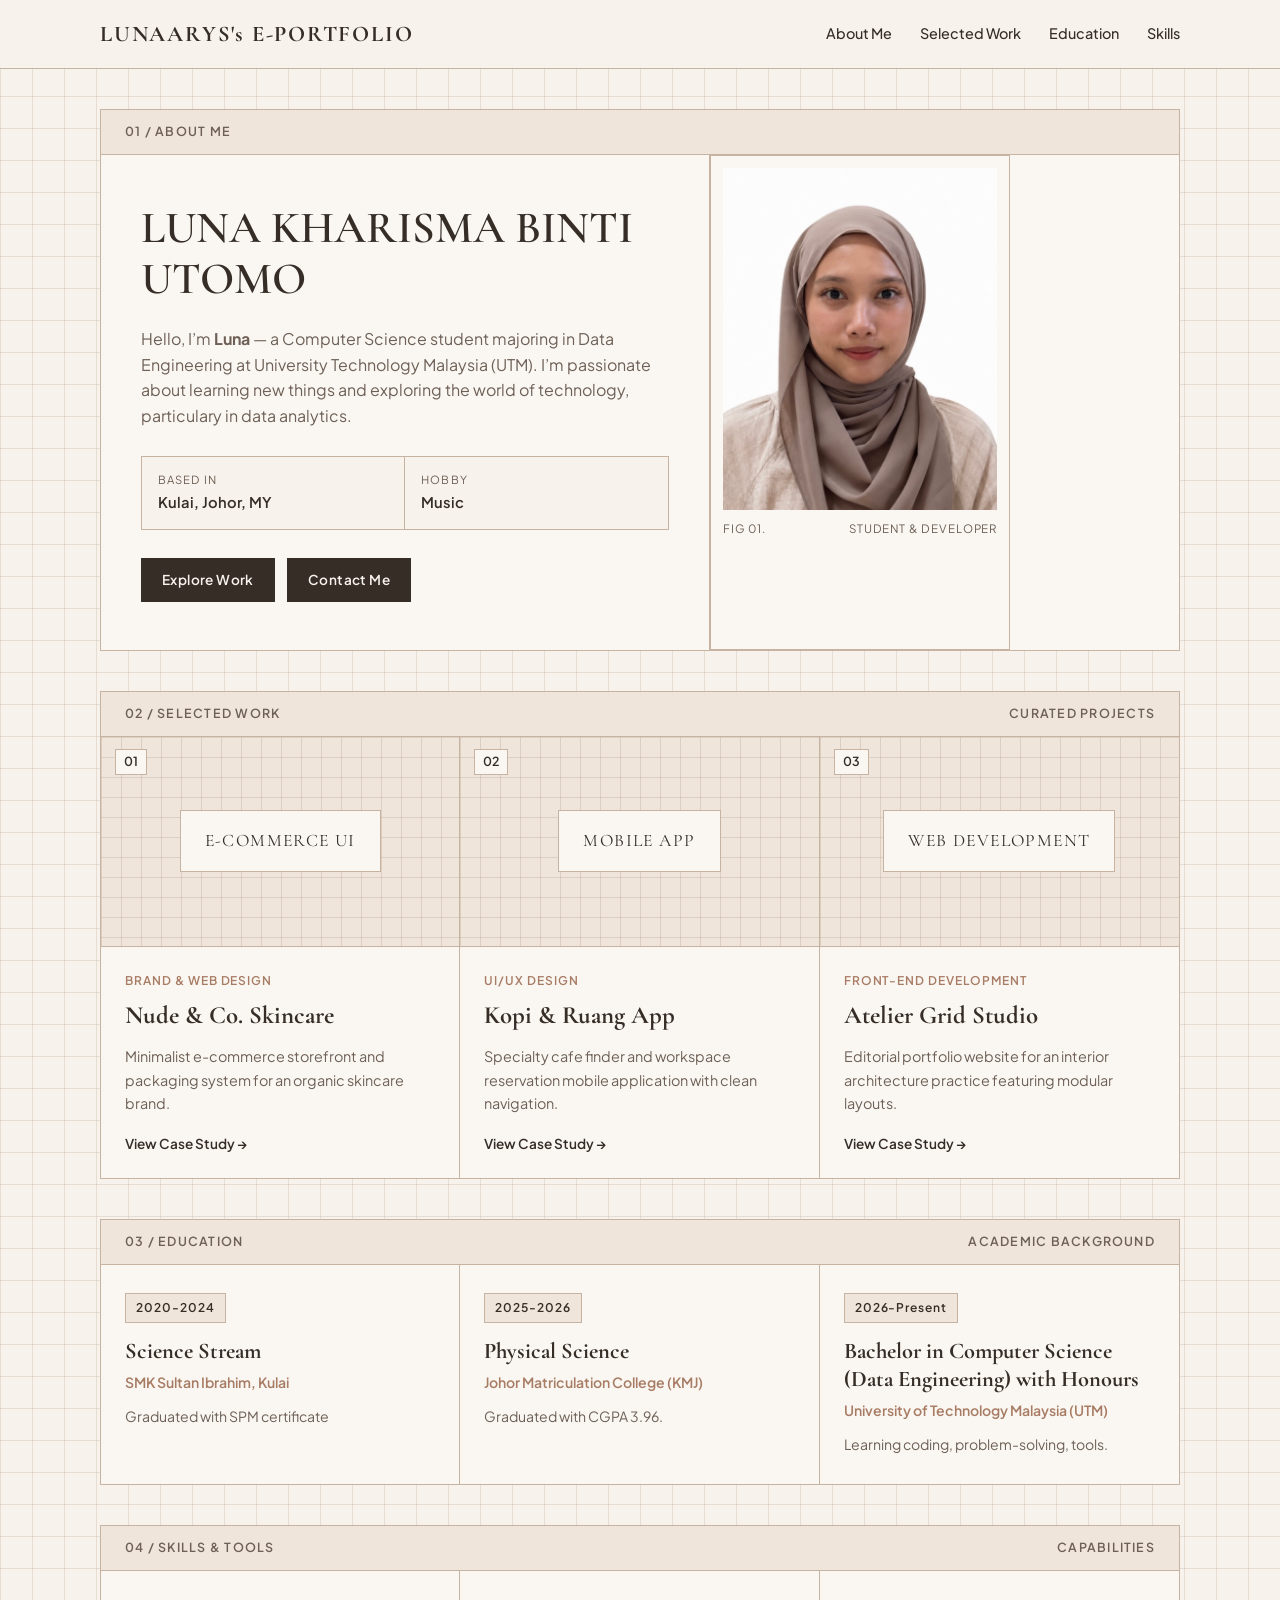
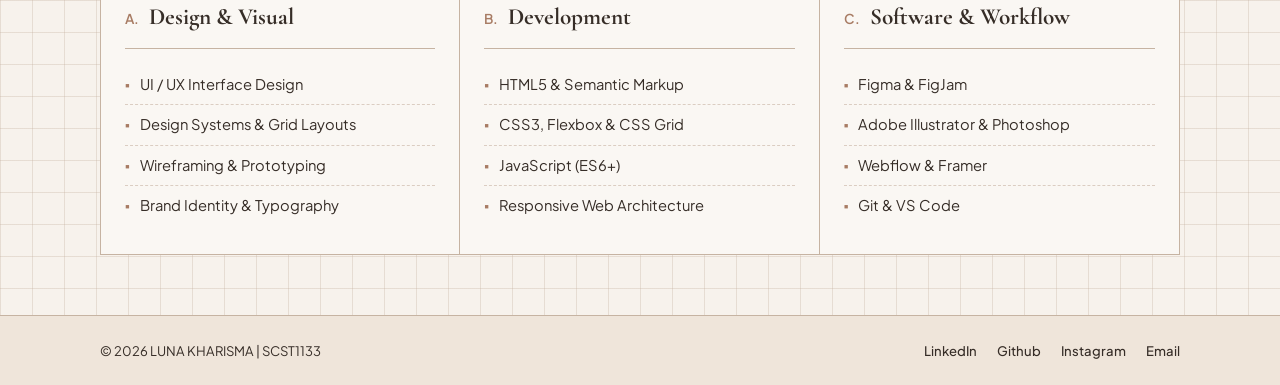
<file: index.html>
<!DOCTYPE html>
<html lang="en">
<head>
  <meta charset="UTF-8" />
  <meta name="viewport" content="width=device-width, initial-scale=1.0" />
  <title>LUNA KHARISMA | E-Portfolio</title>
  <!-- Google Fonts -->
  <link rel="preconnect" href="https://fonts.googleapis.com">
  <link rel="preconnect" href="https://fonts.gstatic.com" crossorigin>
  <link href="https://fonts.googleapis.com/css2?family=Cormorant+Garamond:ital,wght@0,500;0,600;0,700;1,500&family=Plus+Jakarta+Sans:wght@400;500;600&display=swap" rel="stylesheet">
  <!-- Link to External CSS -->
  <link rel="stylesheet" href="style.css" />
</head>
<body>

  <!-- Navigation Bar -->
  <header class="navbar">
    <div class="container nav-inner">
      <a href="#" class="brand">LUNAARYS's E-PORTFOLIO</a>
      <nav class="nav-links" id="navLinks">
        <a href="#about">About Me</a>
        <a href="#work">Selected Work</a>
        <a href="#education">Education</a>
        <a href="#skills">Skills</a>
      </nav>
      <button class="menu-toggle" id="menuToggle" aria-label="Toggle Menu">&#9776;</button>
    </div>
  </header>

  <main class="container">
    <!-- Section 1: About Me -->
    <section id="about" class="grid-box section-block">
      <div class="box-header">
        <span class="tag">01 / ABOUT ME</span>
        
      </div>
      <div class="about-grid">
        <div class="about-text">
          <h1>LUNA KHARISMA BINTI UTOMO</h1>
          <p>
            Hello, I’m <strong>Luna</strong> — a Computer Science student majoring in Data Engineering at University Technology Malaysia (UTM). I’m passionate about learning new things and exploring the world of technology, particulary in data analytics.
          </p>
          <div class="about-meta">
            <div class="meta-cell">
              <span class="meta-label">BASED IN</span>
              <span class="meta-value">Kulai, Johor, MY</span>
            </div>
            <div class="meta-cell">
              <span class="meta-label">HOBBY</span>
              <span class="meta-value">Music</span>
            </div>
          </div>
          <div class="hero-actions">
            <a href="#work" class="btn-solid">Explore Work</a>
  
          <!-- Butang Contact Me -->
<button class="btn-solid" onclick="document.getElementById('emailDialog').showModal()">Contact Me</button>

<!-- Kotak Pop-up Rasmi HTML5 (Terus di Tengah Skrin) -->
<dialog id="emailDialog" class="nude-dialog">
  <div class="dialog-content">
    <span class="tag">DIRECT CONTACT</span>
    <h3>Get in Touch</h3>
    <p>Drop me an email directly at:</p>
    
    <div class="dialog-email">
      lunakharisma@graduate.utm.my
    </div>

    <button class="btn-solid" onclick="document.getElementById('emailDialog').close()">Close</button>
  </div>
</dialog>
        </div>
  </div>
       <!-- KOD SELEPAS LETAK GAMBAR -->
<div class="portrait-frame">
  <div class="portrait-img-box">
    <img src="gambar.PNG" alt="Luna Kharisma" style="width: 100%; height: 100%; object-fit: cover; display: block;" />
  </div>
  <div class="portrait-caption">
    <span>FIG 01.</span>
    <span>STUDENT &amp; DEVELOPER</span>
  </div>
</div>
        </div>
      </div>
    </section>
        
    <!-- Section 2: Selected Work -->
    <section id="work" class="grid-box section-block">
      <div class="box-header">
        <span class="tag">02 / SELECTED WORK</span>
        <span class="coords">CURATED PROJECTS</span>
      </div>

      <div class="work-grid">
        <!-- Project 1 -->
        <article class="work-card" onclick="openProjectModal('Nude & Co. Skincare', 'E-Commerce & Brand Identity', 'A serene e-commerce web design and visual system built for a botanical skincare label. Focused on editorial typography, tactile beige palettes, and seamless checkout flows.', 'Figma, HTML/CSS, Shopify')">
          <div class="work-thumb checkered-subtle">
            <span class="project-num">01</span>
            <div class="mockup-box">E-COMMERCE UI</div>
          </div>
          <div class="work-info">
            <span class="work-cat">Brand &amp; Web Design</span>
            <h3>Nude &amp; Co. Skincare</h3>
            <p>Minimalist e-commerce storefront and packaging system for an organic skincare brand.</p>
            <span class="view-link">View Case Study &rarr;</span>
          </div>
        </article>

        <!-- Project 2 -->
        <article class="work-card" onclick="openProjectModal('Kopi & Ruang App', 'Mobile App UI/UX', 'A cafe discovery and table reservation mobile app crafted for specialty coffee lovers. Features grid-based city guides, minimalist filters, and instant booking.', 'Figma, Prototyping, User Research')">
          <div class="work-thumb checkered-subtle">
            <span class="project-num">02</span>
            <div class="mockup-box">MOBILE APP</div>
          </div>
          <div class="work-info">
            <span class="work-cat">UI/UX Design</span>
            <h3>Kopi &amp; Ruang App</h3>
            <p>Specialty cafe finder and workspace reservation mobile application with clean navigation.</p>
            <span class="view-link">View Case Study &rarr;</span>
          </div>
        </article>

        <!-- Project 3 -->
        <article class="work-card" onclick="openProjectModal('Atelier Grid Studio', 'Architecture Portfolio', 'An architectural showcase website utilizing Swiss-inspired modular grids, warm stone hues, and smooth scroll transitions to highlight spatial projects.', 'HTML5, CSS Grid, JavaScript')">
          <div class="work-thumb checkered-subtle">
            <span class="project-num">03</span>
            <div class="mockup-box">WEB DEVELOPMENT</div>
          </div>
          <div class="work-info">
            <span class="work-cat">Front-End Development</span>
            <h3>Atelier Grid Studio</h3>
            <p>Editorial portfolio website for an interior architecture practice featuring modular layouts.</p>
            <span class="view-link">View Case Study &rarr;</span>
          </div>
        </article>
      </div>
    </section>

    <!-- Section 3: Education -->
    <section id="education" class="grid-box section-block">
      <div class="box-header">
        <span class="tag">03 / EDUCATION</span>
        <span class="coords">ACADEMIC BACKGROUND</span>
      </div>

      <div class="edu-grid">
        <div class="edu-cell">
          <span class="edu-year">2020-2024</span>
          <h3>Science Stream</h3>
          <p class="edu-school">SMK Sultan Ibrahim, Kulai</p>
          <p class="edu-desc">Graduated with SPM certificate</p>
        </div>

        <div class="edu-cell">
          <span class="edu-year">2025-2026</span>
          <h3>Physical Science</h3>
          <p class="edu-school">Johor Matriculation College (KMJ)</p>
          <p class="edu-desc">Graduated with CGPA 3.96.</p>
        </div>

        <div class="edu-cell">
          <span class="edu-year">2026-Present</span>
          <h3>Bachelor in Computer Science (Data Engineering) with Honours</h3>
          <p class="edu-school">University of Technology Malaysia (UTM)</p>
          <p class="edu-desc">Learning coding, problem-solving, tools.</p>
        </div>
      </div>
    </section>

    <!-- Section 4: Skills -->
    <section id="skills" class="grid-box section-block">
      <div class="box-header">
        <span class="tag">04 / SKILLS &amp; TOOLS</span>
        <span class="coords">CAPABILITIES</span>
      </div>

      <div class="skills-grid">
        <div class="skill-box">
          <div class="skill-box-head">
            <span>A.</span>
            <h3>Design &amp; Visual</h3>
          </div>
          <ul class="skill-list">
            <li>UI / UX Interface Design</li>
            <li>Design Systems &amp; Grid Layouts</li>
            <li>Wireframing &amp; Prototyping</li>
            <li>Brand Identity &amp; Typography</li>
          </ul>
        </div>

        <div class="skill-box">
          <div class="skill-box-head">
            <span>B.</span>
            <h3>Development</h3>
          </div>
          <ul class="skill-list">
            <li>HTML5 &amp; Semantic Markup</li>
            <li>CSS3, Flexbox &amp; CSS Grid</li>
            <li>JavaScript (ES6+)</li>
            <li>Responsive Web Architecture</li>
          </ul>
        </div>

        <div class="skill-box">
          <div class="skill-box-head">
            <span>C.</span>
            <h3>Software &amp; Workflow</h3>
          </div>
          <ul class="skill-list">
            <li>Figma &amp; FigJam</li>
            <li>Adobe Illustrator &amp; Photoshop</li>
            <li>Webflow &amp; Framer</li>
            <li>Git &amp; VS Code</li>
          </ul>
        </div>
      </div>
    </section>
  </main>

  <!-- Footer -->
  <footer class="footer">
    <div class="container footer-inner">
      <span>&copy; 2026 LUNA KHARISMA | SCST1133</span>
      <div class="footer-links">
        <a href="https://www.linkedin.com/in/luna-kharisma-882980442/?trk=contact-info">LinkedIn</a>
        <a href="https://github.com/lunakharisma/">Github</a>
        <a href="#">Instagram</a>
        <a href="mailto:lunakharisma@graduate.utm.my">Email</a>
      </div>
    </div>
  </footer>

  <!-- Project Case Study Modal -->
  <div class="modal-overlay" id="projectModal" onclick="closeModalOnBg(event, 'projectModal')">
    <div class="modal-box">
      <div class="box-header">
        <span class="tag" id="modalCategory">CATEGORY</span>
        <button class="close-btn" onclick="closeModal('projectModal')">&times;</button>
      </div>
      <div class="modal-body">
        <h2 id="modalTitle">Project Title</h2>
        <p id="modalDesc">Project description goes here.</p>
        <div class="modal-tools">
          <strong>Tools Used:</strong> <span id="modalTools">Figma</span>
        </div>
      </div>
    </div>
  </div>

  <!-- Contact Modal -->
  <div class="modal-overlay" id="contactModal" onclick="closeModalOnBg(event, 'contactModal')">
    <div class="modal-box">
      <div class="box-header">
        <span class="tag">GET IN TOUCH</span>
        <button class="close-btn" onclick="closeModal('contactModal')">&times;</button>
      </div>
      <div class="modal-body">
        <h2>Let’s collaborate.</h2>
        <p>Have a project in mind or just want to say hello? Drop a message below.</p>
        <form class="contact-form" onsubmit="handleFormSubmit(event)">
          <input type="text" placeholder="Your Name" required />
          <input type="email" placeholder="Your Email Address" required />
          <textarea rows="4" placeholder="Tell me about your project..." required></textarea>
          <button type="submit" class="btn-solid">Send Message</button>
        </form>
        <p id="formFeedback" class="form-feedback"></p>
      </div>
    </div>
  </div>

  <script>
    // Mobile Menu Toggle
    const menuToggle = document.getElementById('menuToggle');
    const navLinks = document.getElementById('navLinks');
    menuToggle.addEventListener('click', () => {
      navLinks.classList.toggle('active');
    });

    // Project Modal Functions
    function openProjectModal(title, category, desc, tools) {
      document.getElementById('modalTitle').textContent = title;
      document.getElementById('modalCategory').textContent = category;
      document.getElementById('modalDesc').textContent = desc;
      document.getElementById('modalTools').textContent = tools;
      document.getElementById('projectModal').classList.add('open');
    }

    function openContactModal() {
      document.getElementById('contactModal').classList.add('open');
    }

    function closeModal(id) {
      document.getElementById(id).classList.remove('open');
    }

    function closeModalOnBg(event, id) {
      if (event.target.id === id) {
        closeModal(id);
      }
    }

    function handleFormSubmit(e) {
      e.preventDefault();
      const feedback = document.getElementById('formFeedback');
      feedback.textContent = 'Thank you! Your message has been sent.';
      e.target.reset();
    <!DOCTYPE html>
<html lang="en">
<head>
  <meta charset="UTF-8" />
  <meta name="viewport" content="width=device-width, initial-scale=1.0" />
  <title>E-Portfolio — Creative & Digital Designer</title>
  <!-- Google Fonts -->
  <link rel="preconnect" href="https://fonts.googleapis.com">
  <link rel="preconnect" href="https://fonts.gstatic.com" crossorigin>
  <link href="https://fonts.googleapis.com/css2?family=Cormorant+Garamond:ital,wght@0,500;0,600;0,700;1,500&family=Plus+Jakarta+Sans:wght@400;500;600&display=swap" rel="stylesheet">
  <!-- Link to External CSS -->
  <link rel="stylesheet" href="style.css" />
</head>
<body>

  <!-- Navigation Bar -->
  <header class="navbar">
    <div class="container nav-inner">
      <a href="#" class="brand">AMIRA.STUDIO</a>
      <nav class="nav-links" id="navLinks">
        <a href="#about">About Me</a>
        <a href="#work">Selected Work</a>
        <a href="#education">Education</a>
        <a href="#skills">Skills</a>
        <button class="btn-outline" onclick="openContactModal()">Get in Touch</button>
      </nav>
      <button class="menu-toggle" id="menuToggle" aria-label="Toggle Menu">&#9776;</button>
    </div>
  </header>

  <main class="container">
    <!-- Section 1: About Me -->
    <section id="about" class="grid-box section-block">
      <div class="box-header">
        <span class="tag">01 / ABOUT ME</span>
        <span class="coords">PORTFOLIO — 2026</span>
      </div>
      <div class="about-grid">
        <div class="about-text">
          <h1>Crafting calm, structured, and intentional digital experiences.</h1>
          <p>
            Hello, I’m <strong>Amira</strong> — a multidisciplinary UI/UX Designer and Front-End Developer. 
            I specialize in blending warm minimalist aesthetics with clean grid-based structures to create interfaces that feel both effortless and functional.
          </p>
          <div class="about-meta">
            <div class="meta-cell">
              <span class="meta-label">BASED IN</span>
              <span class="meta-value">Kuala Lumpur, MY</span>
            </div>
            <div class="meta-cell">
              <span class="meta-label">AVAILABILITY</span>
              <span class="meta-value">Open for Projects</span>
            </div>
          </div>
          <div class="hero-actions">
            <a href="#work" class="btn-solid">Explore Work</a>
            <button class="btn-outline" onclick="openContactModal()">Contact Me</button>
          </div>
        </div>

        <div class="about-visual checkered-bg">
          <div class="portrait-frame">
            <div class="portrait-placeholder">
              <span>[ YOUR PHOTO ]</span>
              <small>4 : 5 Editorial Ratio</small>
            </div>
            <div class="portrait-caption">
              <span>FIG 01.</span>
              <span>DESIGNER &amp; DEVELOPER</span>
            </div>
          </div>
        </div>
      </div>
    </section>

    <!-- Section 2: Selected Work -->
    <section id="work" class="grid-box section-block">
      <div class="box-header">
        <span class="tag">02 / SELECTED WORK</span>
        <span class="coords">CURATED PROJECTS</span>
      </div>

      <div class="work-grid">
        <!-- Project 1 -->
        <article class="work-card" onclick="openProjectModal('Nude & Co. Skincare', 'E-Commerce & Brand Identity', 'A serene e-commerce web design and visual system built for a botanical skincare label. Focused on editorial typography, tactile beige palettes, and seamless checkout flows.', 'Figma, HTML/CSS, Shopify')">
          <div class="work-thumb checkered-subtle">
            <span class="project-num">01</span>
            <div class="mockup-box">E-COMMERCE UI</div>
          </div>
          <div class="work-info">
            <span class="work-cat">Brand &amp; Web Design</span>
            <h3>Nude &amp; Co. Skincare</h3>
            <p>Minimalist e-commerce storefront and packaging system for an organic skincare brand.</p>
            <span class="view-link">View Case Study &rarr;</span>
          </div>
        </article>

        <!-- Project 2 -->
        <article class="work-card" onclick="openProjectModal('Kopi & Ruang App', 'Mobile App UI/UX', 'A cafe discovery and table reservation mobile app crafted for specialty coffee lovers. Features grid-based city guides, minimalist filters, and instant booking.', 'Figma, Prototyping, User Research')">
          <div class="work-thumb checkered-subtle">
            <span class="project-num">02</span>
            <div class="mockup-box">MOBILE APP</div>
          </div>
          <div class="work-info">
            <span class="work-cat">UI/UX Design</span>
            <h3>Kopi &amp; Ruang App</h3>
            <p>Specialty cafe finder and workspace reservation mobile application with clean navigation.</p>
            <span class="view-link">View Case Study &rarr;</span>
          </div>
        </article>

        <!-- Project 3 -->
        <article class="work-card" onclick="openProjectModal('Atelier Grid Studio', 'Architecture Portfolio', 'An architectural showcase website utilizing Swiss-inspired modular grids, warm stone hues, and smooth scroll transitions to highlight spatial projects.', 'HTML5, CSS Grid, JavaScript')">
          <div class="work-thumb checkered-subtle">
            <span class="project-num">03</span>
            <div class="mockup-box">WEB DEVELOPMENT</div>
          </div>
          <div class="work-info">
            <span class="work-cat">Front-End Development</span>
            <h3>Atelier Grid Studio</h3>
            <p>Editorial portfolio website for an interior architecture practice featuring modular layouts.</p>
            <span class="view-link">View Case Study &rarr;</span>
          </div>
        </article>
      </div>
    </section>

    <!-- Section 3: Education -->
    <section id="education" class="grid-box section-block">
      <div class="box-header">
        <span class="tag">03 / EDUCATION</span>
        <span class="coords">ACADEMIC BACKGROUND</span>
      </div>

      <div class="edu-grid">
        <div class="edu-cell">
          <span class="edu-year">2021 — 2025</span>
          <h3>Bachelor of Interactive Media Design</h3>
          <p class="edu-school">Universiti Teknologi MARA (UiTM)</p>
          <p class="edu-desc">Graduated with First Class Honours. Focused on human-computer interaction, digital typography, and responsive web systems.</p>
        </div>

        <div class="edu-cell">
          <span class="edu-year">2020 — 2021</span>
          <h3>Foundation in Art &amp; Design</h3>
          <p class="edu-school">Malaysian Institute of Art</p>
          <p class="edu-desc">Built core foundations in visual communication, color theory, grid composition, and digital illustration.</p>
        </div>

        <div class="edu-cell">
          <span class="edu-year">2024</span>
          <h3>Google UX Design Professional Certificate</h3>
          <p class="edu-school">Coursera / Google Career Certificates</p>
          <p class="edu-desc">Completed end-to-end UX research, wireframing, usability testing, and interactive prototyping projects.</p>
        </div>
      </div>
    </section>

    <!-- Section 4: Skills -->
    <section id="skills" class="grid-box section-block">
      <div class="box-header">
        <span class="tag">04 / SKILLS &amp; TOOLS</span>
        <span class="coords">CAPABILITIES</span>
      </div>

      <div class="skills-grid">
        <div class="skill-box">
          <div class="skill-box-head">
            <span>A.</span>
            <h3>Design &amp; Visual</h3>
          </div>
          <ul class="skill-list">
            <li>UI / UX Interface Design</li>
            <li>Design Systems &amp; Grid Layouts</li>
            <li>Wireframing &amp; Prototyping</li>
            <li>Brand Identity &amp; Typography</li>
          </ul>
        </div>

        <div class="skill-box">
          <div class="skill-box-head">
            <span>B.</span>
            <h3>Development</h3>
          </div>
          <ul class="skill-list">
            <li>HTML5 &amp; Semantic Markup</li>
            <li>CSS3, Flexbox &amp; CSS Grid</li>
            <li>JavaScript (ES6+)</li>
            <li>Responsive Web Architecture</li>
          </ul>
        </div>

        <div class="skill-box">
          <div class="skill-box-head">
            <span>C.</span>
            <h3>Software &amp; Workflow</h3>
          </div>
          <ul class="skill-list">
            <li>Figma &amp; FigJam</li>
            <li>Adobe Illustrator &amp; Photoshop</li>
            <li>Webflow &amp; Framer</li>
            <li>Git &amp; VS Code</li>
          </ul>
        </div>
      </div>
    </section>
  </main>

  <!-- Footer -->
  <footer class="footer">
    <div class="container footer-inner">
      <span>&copy; 2026 AMIRA.STUDIO — ALL RIGHTS RESERVED.</span>
      <div class="footer-links">
        <a href="#">LinkedIn</a>
        <a href="#">Behance</a>
        <a href="#">Dribbble</a>
        <a href="mailto:hello@amirastudio.com">Email</a>
      </div>
    </div>
  </footer>

  <!-- Project Case Study Modal -->
  <div class="modal-overlay" id="projectModal" onclick="closeModalOnBg(event, 'projectModal')">
    <div class="modal-box">
      <div class="box-header">
        <span class="tag" id="modalCategory">CATEGORY</span>
        <button class="close-btn" onclick="closeModal('projectModal')">&times;</button>
      </div>
      <div class="modal-body">
        <h2 id="modalTitle">Project Title</h2>
        <p id="modalDesc">Project description goes here.</p>
        <div class="modal-tools">
          <strong>Tools Used:</strong> <span id="modalTools">Figma</span>
        </div>
      </div>
    </div>
  </div>

  <!-- Contact Modal -->
  <div class="modal-overlay" id="contactModal" onclick="closeModalOnBg(event, 'contactModal')">
    <div class="modal-box">
      <div class="box-header">
        <span class="tag">GET IN TOUCH</span>
        <button class="close-btn" onclick="closeModal('contactModal')">&times;</button>
      </div>
      <div class="modal-body">
        <h2>Let’s collaborate.</h2>
        <p>Have a project in mind or just want to say hello? Drop a message below.</p>
        <form class="contact-form" onsubmit="handleFormSubmit(event)">
          <input type="text" placeholder="Your Name" required />
          <input type="email" placeholder="Your Email Address" required />
          <textarea rows="4" placeholder="Tell me about your project..." required></textarea>
          <button type="submit" class="btn-solid">Send Message</button>
        </form>
        <p id="formFeedback" class="form-feedback"></p>
      </div>
    </div>
  </div>

  <script>
    // Mobile Menu Toggle
    const menuToggle = document.getElementById('menuToggle');
    const navLinks = document.getElementById('navLinks');
    menuToggle.addEventListener('click', () => {
      navLinks.classList.toggle('active');
    });

    // Project Modal Functions
    function openProjectModal(title, category, desc, tools) {
      document.getElementById('modalTitle').textContent = title;
      document.getElementById('modalCategory').textContent = category;
      document.getElementById('modalDesc').textContent = desc;
      document.getElementById('modalTools').textContent = tools;
      document.getElementById('projectModal').classList.add('open');
    }

    function openContactModal() {
      document.getElementById('contactModal').classList.add('open');
    }

    function closeModal(id) {
      document.getElementById(id).classList.remove('open');
    }

    function closeModalOnBg(event, id) {
      if (event.target.id === id) {
        closeModal(id);
      }
    }

    function handleFormSubmit(e) {
      e.preventDefault();
      const feedback = document.getElementById('formFeedback');
      feedback.textContent = 'Thank you! Your message has been sent.';
      e.target.reset();

  <footer><p>© 2026 LUNA KHARISMA | SCST1133 E-Portfolio</p></footer>
<!DOCTYPE html>
<html lang="en">
<head>
  <meta charset="UTF-8" />
  <meta name="viewport" content="width=device-width, initial-scale=1.0" />
  <title>E-Portfolio — Creative & Digital Designer</title>
  <!-- Google Fonts -->
  <link rel="preconnect" href="https://fonts.googleapis.com">
  <link rel="preconnect" href="https://fonts.gstatic.com" crossorigin>
  <link href="https://fonts.googleapis.com/css2?family=Cormorant+Garamond:ital,wght@0,500;0,600;0,700;1,500&family=Plus+Jakarta+Sans:wght@400;500;600&display=swap" rel="stylesheet">
  <!-- Link to External CSS -->
  <link rel="stylesheet" href="style.css" />
</head>
<body>

  <!-- Navigation Bar -->
  <header class="navbar">
    <div class="container nav-inner">
      <a href="#" class="brand">AMIRA.STUDIO</a>
      <nav class="nav-links" id="navLinks">
        <a href="#about">About Me</a>
        <a href="#work">Selected Work</a>
        <a href="#education">Education</a>
        <a href="#skills">Skills</a>
        <button class="btn-outline" onclick="openContactModal()">Get in Touch</button>
      </nav>
      <button class="menu-toggle" id="menuToggle" aria-label="Toggle Menu">&#9776;</button>
    </div>
  </header>

  <main class="container">
    <!-- Section 1: About Me -->
    <section id="about" class="grid-box section-block">
      <div class="box-header">
        <span class="tag">01 / ABOUT ME</span>
        <span class="coords">PORTFOLIO — 2026</span>
      </div>
      <div class="about-grid">
        <div class="about-text">
          <h1>Crafting calm, structured, and intentional digital experiences.</h1>
          <p>
            Hello, I’m <strong>Amira</strong> — a multidisciplinary UI/UX Designer and Front-End Developer. 
            I specialize in blending warm minimalist aesthetics with clean grid-based structures to create interfaces that feel both effortless and functional.
          </p>
          <div class="about-meta">
            <div class="meta-cell">
              <span class="meta-label">BASED IN</span>
              <span class="meta-value">Kuala Lumpur, MY</span>
            </div>
            <div class="meta-cell">
              <span class="meta-label">AVAILABILITY</span>
              <span class="meta-value">Open for Projects</span>
            </div>
          </div>
          <div class="hero-actions">
            <a href="#work" class="btn-solid">Explore Work</a>
            <button class="btn-outline" onclick="openContactModal()">Contact Me</button>
          </div>
        </div>

        <div class="about-visual checkered-bg">
          <div class="portrait-frame">
            <div class="portrait-placeholder">
              <span>[ YOUR PHOTO ]</span>
              <small>4 : 5 Editorial Ratio</small>
            </div>
            <div class="portrait-caption">
              <span>FIG 01.</span>
              <span>DESIGNER &amp; DEVELOPER</span>
            </div>
          </div>
        </div>
      </div>
    </section>

    <!-- Section 2: Selected Work -->
    <section id="work" class="grid-box section-block">
      <div class="box-header">
        <span class="tag">02 / SELECTED WORK</span>
        <span class="coords">CURATED PROJECTS</span>
      </div>

      <div class="work-grid">
        <!-- Project 1 -->
        <article class="work-card" onclick="openProjectModal('Nude & Co. Skincare', 'E-Commerce & Brand Identity', 'A serene e-commerce web design and visual system built for a botanical skincare label. Focused on editorial typography, tactile beige palettes, and seamless checkout flows.', 'Figma, HTML/CSS, Shopify')">
          <div class="work-thumb checkered-subtle">
            <span class="project-num">01</span>
            <div class="mockup-box">E-COMMERCE UI</div>
          </div>
          <div class="work-info">
            <span class="work-cat">Brand &amp; Web Design</span>
            <h3>Nude &amp; Co. Skincare</h3>
            <p>Minimalist e-commerce storefront and packaging system for an organic skincare brand.</p>
            <span class="view-link">View Case Study &rarr;</span>
          </div>
        </article>

        <!-- Project 2 -->
        <article class="work-card" onclick="openProjectModal('Kopi & Ruang App', 'Mobile App UI/UX', 'A cafe discovery and table reservation mobile app crafted for specialty coffee lovers. Features grid-based city guides, minimalist filters, and instant booking.', 'Figma, Prototyping, User Research')">
          <div class="work-thumb checkered-subtle">
            <span class="project-num">02</span>
            <div class="mockup-box">MOBILE APP</div>
          </div>
          <div class="work-info">
            <span class="work-cat">UI/UX Design</span>
            <h3>Kopi &amp; Ruang App</h3>
            <p>Specialty cafe finder and workspace reservation mobile application with clean navigation.</p>
            <span class="view-link">View Case Study &rarr;</span>
          </div>
        </article>

        <!-- Project 3 -->
        <article class="work-card" onclick="openProjectModal('Atelier Grid Studio', 'Architecture Portfolio', 'An architectural showcase website utilizing Swiss-inspired modular grids, warm stone hues, and smooth scroll transitions to highlight spatial projects.', 'HTML5, CSS Grid, JavaScript')">
          <div class="work-thumb checkered-subtle">
            <span class="project-num">03</span>
            <div class="mockup-box">WEB DEVELOPMENT</div>
          </div>
          <div class="work-info">
            <span class="work-cat">Front-End Development</span>
            <h3>Atelier Grid Studio</h3>
            <p>Editorial portfolio website for an interior architecture practice featuring modular layouts.</p>
            <span class="view-link">View Case Study &rarr;</span>
          </div>
        </article>
      </div>
    </section>

    <!-- Section 3: Education -->
    <section id="education" class="grid-box section-block">
      <div class="box-header">
        <span class="tag">03 / EDUCATION</span>
        <span class="coords">ACADEMIC BACKGROUND</span>
      </div>

      <div class="edu-grid">
        <div class="edu-cell">
          <span class="edu-year">2021 — 2025</span>
          <h3>Bachelor of Interactive Media Design</h3>
          <p class="edu-school">Universiti Teknologi MARA (UiTM)</p>
          <p class="edu-desc">Graduated with First Class Honours. Focused on human-computer interaction, digital typography, and responsive web systems.</p>
        </div>

        <div class="edu-cell">
          <span class="edu-year">2020 — 2021</span>
          <h3>Foundation in Art &amp; Design</h3>
          <p class="edu-school">Malaysian Institute of Art</p>
          <p class="edu-desc">Built core foundations in visual communication, color theory, grid composition, and digital illustration.</p>
        </div>

        <div class="edu-cell">
          <span class="edu-year">2024</span>
          <h3>Google UX Design Professional Certificate</h3>
          <p class="edu-school">Coursera / Google Career Certificates</p>
          <p class="edu-desc">Completed end-to-end UX research, wireframing, usability testing, and interactive prototyping projects.</p>
        </div>
      </div>
    </section>

    <!-- Section 4: Skills -->
    <section id="skills" class="grid-box section-block">
      <div class="box-header">
        <span class="tag">04 / SKILLS &amp; TOOLS</span>
        <span class="coords">CAPABILITIES</span>
      </div>

      <div class="skills-grid">
        <div class="skill-box">
          <div class="skill-box-head">
            <span>A.</span>
            <h3>Design &amp; Visual</h3>
          </div>
          <ul class="skill-list">
            <li>UI / UX Interface Design</li>
            <li>Design Systems &amp; Grid Layouts</li>
            <li>Wireframing &amp; Prototyping</li>
            <li>Brand Identity &amp; Typography</li>
          </ul>
        </div>

        <div class="skill-box">
          <div class="skill-box-head">
            <span>B.</span>
            <h3>Development</h3>
          </div>
          <ul class="skill-list">
            <li>HTML5 &amp; Semantic Markup</li>
            <li>CSS3, Flexbox &amp; CSS Grid</li>
            <li>JavaScript (ES6+)</li>
            <li>Responsive Web Architecture</li>
          </ul>
        </div>

        <div class="skill-box">
          <div class="skill-box-head">
            <span>C.</span>
            <h3>Software &amp; Workflow</h3>
          </div>
          <ul class="skill-list">
            <li>Figma &amp; FigJam</li>
            <li>Adobe Illustrator &amp; Photoshop</li>
            <li>Webflow &amp; Framer</li>
            <li>Git &amp; VS Code</li>
          </ul>
        </div>
      </div>
    </section>
  </main>

  <!-- Footer -->
  <footer class="footer">
    <div class="container footer-inner">
      <span>&copy; 2026  LUNA KHARISMA | SCST1133</span>
      <div class="footer-links">
        <a href="#">LinkedIn</a>
        <a href="#">Behance</a>
        <a href="#">Dribbble</a>
        <a href="mailto:hello@lunakharisma@graduate.utm.my">Email</a>
      </div>
    </div>
  </footer>

  <!-- Project Case Study Modal -->
  <div class="modal-overlay" id="projectModal" onclick="closeModalOnBg(event, 'projectModal')">
    <div class="modal-box">
      <div class="box-header">
        <span class="tag" id="modalCategory">CATEGORY</span>
        <button class="close-btn" onclick="closeModal('projectModal')">&times;</button>
      </div>
      <div class="modal-body">
        <h2 id="modalTitle">Project Title</h2>
        <p id="modalDesc">Project description goes here.</p>
        <div class="modal-tools">
          <strong>Tools Used:</strong> <span id="modalTools">Figma</span>
        </div>
      </div>
    </div>
  </div>

  <!-- Contact Modal -->
  <div class="modal-overlay" id="contactModal" onclick="closeModalOnBg(event, 'contactModal')">
    <div class="modal-box">
      <div class="box-header">
        <span class="tag">GET IN TOUCH</span>
        <button class="close-btn" onclick="closeModal('contactModal')">&times;</button>
      </div>
      <div class="modal-body">
        <h2>Let’s collaborate.</h2>
        <p>Have a project in mind or just want to say hello? Drop a message below.</p>
        <form class="contact-form" onsubmit="handleFormSubmit(event)">
          <input type="text" placeholder="Your Name" required />
          <input type="email" placeholder="Your Email Address" required />
          <textarea rows="4" placeholder="Tell me about your project..." required></textarea>
          <button type="submit" class="btn-solid">Send Message</button>
        </form>
        <p id="formFeedback" class="form-feedback"></p>
      </div>
    </div>
  </div>

  <script>
    // Mobile Menu Toggle
    const menuToggle = document.getElementById('menuToggle');
    const navLinks = document.getElementById('navLinks');
    menuToggle.addEventListener('click', () => {
      navLinks.classList.toggle('active');
    });

    // Project Modal Functions
    function openProjectModal(title, category, desc, tools) {
      document.getElementById('modalTitle').textContent = title;
      document.getElementById('modalCategory').textContent = category;
      document.getElementById('modalDesc').textContent = desc;
      document.getElementById('modalTools').textContent = tools;
      document.getElementById('projectModal').classList.add('open');
    }

    function openContactModal() {
      document.getElementById('contactModal').classList.add('open');
    }

    function closeModal(id) {
      document.getElementById(id).classList.remove('open');
    }

    function closeModalOnBg(event, id) {
      if (event.target.id === id) {
        closeModal(id);
      }
    }

    function handleFormSubmit(e) {
      e.preventDefault();
      const feedback = document.getElementById('formFeedback');
      feedback.textContent = 'Thank you! Your message has been sent.';
      e.target.reset();
    }
  </script>
</body>
</html>
</file>
<file: style.css>
/* =========================================
   NUDE & CHECKERED GRID THEME VARIABLES
   ========================================= */
:root {
  --bg-cream: #F7F2EC;
  --bg-nude: #EFE5DA;
  --bg-sand: #E4D5C5;
  --bg-card: #FAF7F3;
  --border-taupe: #C6B3A2;
  --text-espresso: #362D27;
  --text-muted: #6E6056;
  --accent-terracotta: #A87C64;
  --grid-line: rgba(198, 179, 162, 0.35);

  --font-serif: 'Cormorant Garamond', Georgia, serif;
  --font-sans: 'Plus Jakarta Sans', -apple-system, sans-serif;
}

/* =========================================
   RESET & BASE STYLES (GRAPH PAPER BG)
   ========================================= */
* {
  box-sizing: border-box;
  margin: 0;
  padding: 0;
}

html {
  scroll-behavior: smooth;
}

body {
  font-family: var(--font-sans);
  color: var(--text-espresso);
  background-color: var(--bg-cream);
  /* Subtle Checkered / Graph-Paper Grid Background */
  background-image:
    linear-gradient(to right, var(--grid-line) 1px, transparent 1px),
    linear-gradient(to bottom, var(--grid-line) 1px, transparent 1px);
  background-size: 32px 32px;
  line-height: 1.6;
}

.container {
  max-width: 1120px;
  margin: 0 auto;
  padding: 0 20px;
}

/* =========================================
   CHECKERED PATTERN UTILITIES
   ========================================= */
.checkered-bg {
  background-color: var(--bg-nude);
  background-image:
    linear-gradient(45deg, var(--bg-sand) 25%, transparent 25%),
    linear-gradient(-45deg, var(--bg-sand) 25%, transparent 25%),
    linear-gradient(45deg, transparent 75%, var(--bg-sand) 75%),
    linear-gradient(-45deg, transparent 75%, var(--bg-sand) 75%);
  background-size: 36px 36px;
  background-position: 0 0, 0 18px, 18px -18px, -18px 0;
}

.checkered-subtle {
  background-color: var(--bg-nude);
  background-image:
    linear-gradient(to right, rgba(198, 179, 162, 0.45) 1px, transparent 1px),
    linear-gradient(to bottom, rgba(198, 179, 162, 0.45) 1px, transparent 1px);
  background-size: 20px 20px;
}

/* =========================================
   NAVIGATION BAR
   ========================================= */
.navbar {
  position: sticky;
  top: 0;
  z-index: 100;
  background-color: rgba(247, 242, 236, 0.94);
  backdrop-filter: blur(6px);
  border-bottom: 1px solid var(--border-taupe);
}

.nav-inner {
  display: flex;
  align-items: center;
  justify-content: space-between;
  height: 68px;
}

.brand {
  font-family: var(--font-serif);
  font-size: 1.4rem;
  font-weight: 700;
  letter-spacing: 0.08em;
  color: var(--text-espresso);
  text-decoration: none;
}

.nav-links {
  display: flex;
  align-items: center;
  gap: 28px;
}

.nav-links a {
  text-decoration: none;
  color: var(--text-espresso);
  font-size: 0.9rem;
  font-weight: 500;
  transition: color 0.2s;
}

.nav-links a:hover {
  color: var(--accent-terracotta);
}

.menu-toggle {
  display: none;
  background: none;
  border: 1px solid var(--border-taupe);
  padding: 6px 12px;
  font-size: 1.2rem;
  color: var(--text-espresso);
  cursor: pointer;
}

.portrait-img-box {
  aspect-ratio: 4 / 5;
  width: 100%;
  overflow: hidden;
  background-color: var(--bg-sand);
}

.portrait-img-box img {
  width: 100%;
  height: 100%;
  object-fit: cover; /* Memastikan gambar memenuhi ruang tanpa senget */
  display: block;
}

/* =========================================
   HTML5 DIALOG POPUP (CENTERED AUTOMATICALLY)
   ========================================= */
.nude-dialog {
  margin: auto; /* Ini memastikan ia sentiasa di tengah skrin */
  padding: 0;
  border: 1px solid #C6B3A2;
  background-color: #FAF7F3;
  color: #362D27;
  max-width: 380px;
  width: 90%;
}

/* Latar belakang gelap lut sinar di luar kotak */
.nude-dialog::backdrop {
  background-color: rgba(54, 45, 39, 0.6);
}

.dialog-content {
  padding: 32px 24px;
  text-align: center;
}

.dialog-content .tag {
  font-size: 0.72rem;
  letter-spacing: 0.1em;
  color: #6E6056;
  font-weight: 600;
}

.dialog-content h3 {
  font-family: 'Cormorant Garamond', Georgia, serif;
  font-size: 1.9rem;
  margin: 8px 0;
}

.dialog-content p {
  font-size: 0.9rem;
  color: #6E6056;
  margin-bottom: 18px;
}

.dialog-email {
  background-color: #EFE5DA;
  border: 1px solid #C6B3A2;
  padding: 12px;
  margin-bottom: 22px;
  font-weight: 600;
  font-size: 0.95rem;
  word-break: break-all;
}

/* =========================================
   BUTTONS
   ========================================= */
.btn-solid,
.btn-outline {
  display: inline-block;
  padding: 10px 20px;
  font-family: var(--font-sans);
  font-size: 0.85rem;
  font-weight: 600;
  letter-spacing: 0.03em;
  text-decoration: none;
  cursor: pointer;
  transition: all 0.2s ease;
}

.btn-solid {
  background-color: var(--text-espresso);
  color: var(--bg-cream);
  border: 1px solid var(--text-espresso);
}

.btn-solid:hover {
  background-color: var(--accent-terracotta);
  border-color: var(--accent-terracotta);
}

.btn-outline {
  background-color: transparent;
  color: var(--text-espresso);
  border: 1px solid var(--text-espresso);
}

.btn-outline:hover {
  background-color: var(--bg-sand);
}

/* =========================================
   STRUCTURED GRID BOX SECTIONS
   ========================================= */
.section-block {
  margin: 40px 0;
  background-color: var(--bg-card);
  border: 1px solid var(--border-taupe);
}

.box-header {
  display: flex;
  justify-content: space-between;
  align-items: center;
  padding: 12px 24px;
  background-color: var(--bg-nude);
  border-bottom: 1px solid var(--border-taupe);
  font-size: 0.78rem;
  font-weight: 600;
  letter-spacing: 0.1em;
  color: var(--text-muted);
}

/* =========================================
   01. ABOUT ME SECTION
   ========================================= */
.about-grid {
  display: grid;
  grid-template-columns: 1.3fr 1fr;
}

.about-text {
  padding: 48px 40px;
  border-right: 1px solid var(--border-taupe);
  display: flex;
  flex-direction: column;
  justify-content: center;
}

.about-text h1 {
  font-family: var(--font-serif);
  font-size: 2.8rem;
  line-height: 1.15;
  font-weight: 600;
  margin-bottom: 20px;
}

.about-text p {
  color: var(--text-muted);
  font-size: 1rem;
  margin-bottom: 28px;
}

.about-meta {
  display: grid;
  grid-template-columns: 1fr 1fr;
  border: 1px solid var(--border-taupe);
  margin-bottom: 28px;
  background-color: var(--bg-cream);
}

.meta-cell {
  padding: 14px 16px;
}

.meta-cell:first-child {
  border-right: 1px solid var(--border-taupe);
}

.meta-label {
  display: block;
  font-size: 0.7rem;
  letter-spacing: 0.1em;
  color: var(--text-muted);
}

.meta-value {
  font-weight: 600;
  font-size: 0.92rem;
}

.hero-actions {
  display: flex;
  gap: 12px;
  flex-wrap: wrap;
}

.about-visual {
  padding: 36px;
  display: flex;
  align-items: center;
  justify-content: center;
}

.portrait-frame {
  width: 100%;
  max-width: 300px;
  background-color: var(--bg-card);
  border: 1px solid var(--border-taupe);
  padding: 12px;
}

.portrait-placeholder {
  aspect-ratio: 4 / 5;
  background-color: var(--bg-sand);
  border: 1px dashed var(--border-taupe);
  display: flex;
  flex-direction: column;
  align-items: center;
  justify-content: center;
  color: var(--text-muted);
  font-size: 0.85rem;
  letter-spacing: 0.08em;
}

.portrait-caption {
  display: flex;
  justify-content: space-between;
  padding-top: 10px;
  font-size: 0.72rem;
  letter-spacing: 0.08em;
  color: var(--text-muted);
}

/* =========================================
   02. SELECTED WORK SECTION
   ========================================= */
.work-grid {
  display: grid;
  grid-template-columns: repeat(3, 1fr);
}

.work-card {
  border-right: 1px solid var(--border-taupe);
  cursor: pointer;
  transition: background-color 0.25s ease;
  display: flex;
  flex-direction: column;
}

.work-card:last-child {
  border-right: none;
}

.work-card:hover {
  background-color: var(--bg-nude);
}

.work-thumb {
  height: 210px;
  border-bottom: 1px solid var(--border-taupe);
  padding: 16px;
  position: relative;
  display: flex;
  align-items: center;
  justify-content: center;
}

.project-num {
  position: absolute;
  top: 12px;
  left: 14px;
  font-size: 0.78rem;
  font-weight: 600;
  background-color: var(--bg-card);
  border: 1px solid var(--border-taupe);
  padding: 2px 8px;
}

.mockup-box {
  background-color: var(--bg-card);
  border: 1px solid var(--border-taupe);
  padding: 16px 24px;
  font-family: var(--font-serif);
  font-size: 1.1rem;
  letter-spacing: 0.08em;
}

.work-info {
  padding: 24px;
  flex: 1;
  display: flex;
  flex-direction: column;
}

.work-cat {
  font-size: 0.75rem;
  text-transform: uppercase;
  letter-spacing: 0.08em;
  color: var(--accent-terracotta);
  font-weight: 600;
  margin-bottom: 6px;
}

.work-info h3 {
  font-family: var(--font-serif);
  font-size: 1.55rem;
  margin-bottom: 10px;
}

.work-info p {
  font-size: 0.9rem;
  color: var(--text-muted);
  margin-bottom: 18px;
  flex: 1;
}

.view-link {
  font-size: 0.85rem;
  font-weight: 600;
  color: var(--text-espresso);
}

/* =========================================
   03. EDUCATION SECTION
   ========================================= */
.edu-grid {
  display: grid;
  grid-template-columns: repeat(3, 1fr);
}

.edu-cell {
  padding: 28px 24px;
  border-right: 1px solid var(--border-taupe);
}

.edu-cell:last-child {
  border-right: none;
}

.edu-year {
  display: inline-block;
  font-size: 0.75rem;
  font-weight: 600;
  letter-spacing: 0.08em;
  padding: 4px 10px;
  background-color: var(--bg-nude);
  border: 1px solid var(--border-taupe);
  margin-bottom: 14px;
}

.edu-cell h3 {
  font-family: var(--font-serif);
  font-size: 1.4rem;
  line-height: 1.25;
  margin-bottom: 6px;
}

.edu-school {
  font-size: 0.88rem;
  font-weight: 600;
  color: var(--accent-terracotta);
  margin-bottom: 12px;
}

.edu-desc {
  font-size: 0.88rem;
  color: var(--text-muted);
}

/* =========================================
   04. SKILLS SECTION
   ========================================= */
.skills-grid {
  display: grid;
  grid-template-columns: repeat(3, 1fr);
}

.skill-box {
  padding: 28px 24px;
  border-right: 1px solid var(--border-taupe);
}

.skill-box:last-child {
  border-right: none;
}

.skill-box-head {
  display: flex;
  align-items: baseline;
  gap: 10px;
  padding-bottom: 12px;
  margin-bottom: 16px;
  border-bottom: 1px solid var(--border-taupe);
}

.skill-box-head span {
  font-size: 0.85rem;
  font-weight: 600;
  color: var(--accent-terracotta);
}

.skill-box-head h3 {
  font-family: var(--font-serif);
  font-size: 1.45rem;
}

.skill-list {
  list-style: none;
}

.skill-list li {
  padding: 8px 0;
  border-bottom: 1px dashed rgba(198, 179, 162, 0.6);
  font-size: 0.92rem;
  display: flex;
  align-items: center;
}

.skill-list li:last-child {
  border-bottom: none;
}

.skill-list li::before {
  content: "▪";
  color: var(--accent-terracotta);
  margin-right: 10px;
  font-size: 0.85rem;
}

/* =========================================
   FOOTER
   ========================================= */
.footer {
  border-top: 1px solid var(--border-taupe);
  background-color: var(--bg-nude);
  padding: 24px 0;
  margin-top: 60px;
  font-size: 0.82rem;
}

.footer-inner {
  display: flex;
  justify-content: space-between;
  align-items: center;
  flex-wrap: wrap;
  gap: 16px;
}

.footer-links {
  display: flex;
  gap: 20px;
}

.footer-links a {
  text-decoration: none;
  color: var(--text-espresso);
  font-weight: 500;
}

.footer-links a:hover {
  text-decoration: underline;
}

/* =========================================
   MODALS
   ========================================= */
.modal-overlay {
  position: fixed;
  inset: 0;
  background-color: rgba(54, 45, 39, 0.55);
  display: none;
  align-items: center;
  justify-content: center;
  padding: 20px;
  z-index: 200;
}

.modal-overlay.open {
  display: flex;
}

.modal-box {
  background-color: var(--bg-card);
  border: 1px solid var(--border-taupe);
  width: 100%;
  max-width: 500px;
}

.close-btn {
  background: none;
  border: none;
  font-size: 1.4rem;
  cursor: pointer;
  color: var(--text-espresso);
}

.modal-body {
  padding: 28px 24px;
}

.modal-body h2 {
  font-family: var(--font-serif);
  font-size: 2rem;
  margin-bottom: 12px;
}

.modal-body p {
  color: var(--text-muted);
  font-size: 0.95rem;
  margin-bottom: 18px;
}

.modal-tools {
  padding: 12px;
  background-color: var(--bg-nude);
  border: 1px solid var(--border-taupe);
  font-size: 0.88rem;
}

.contact-form {
  display: flex;
  flex-direction: column;
  gap: 12px;
}

.contact-form input,
.contact-form textarea {
  width: 100%;
  padding: 10px 12px;
  border: 1px solid var(--border-taupe);
  background-color: var(--bg-cream);
  font-family: var(--font-sans);
  font-size: 0.9rem;
  color: var(--text-espresso);
}

.form-feedback {
  margin-top: 12px;
  font-size: 0.88rem;
  font-weight: 600;
  color: var(--accent-terracotta);
}

/* =========================================
   RESPONSIVE DESIGN
   ========================================= */
@media (max-width: 900px) {
  .about-grid,
  .work-grid,
  .edu-grid,
  .skills-grid {
    grid-template-columns: 1fr;
  }

  .about-text {
    border-right: none;
    border-bottom: 1px solid var(--border-taupe);
    padding: 32px 24px;
  }

  .about-text h1 {
    font-size: 2.2rem;
  }

  .work-card,
  .edu-cell,
  .skill-box {
    border-right: none;
    border-bottom: 1px solid var(--border-taupe);
  }

  .work-card:last-child,
  .edu-cell:last-child,
  .skill-box:last-child {
    border-bottom: none;
  }
}

@media (max-width: 680px) {
  .menu-toggle {
    display: block;
  }

  .nav-links {
    display: none;
    position: absolute;
    top: 68px;
    left: 0;
    right: 0;
    background-color: var(--bg-cream);
    border-bottom: 1px solid var(--border-taupe);
    flex-direction: column;
    padding: 20px;
    gap: 16px;
  }

  .nav-links.active {
    display: flex;
  }
}
</file>
